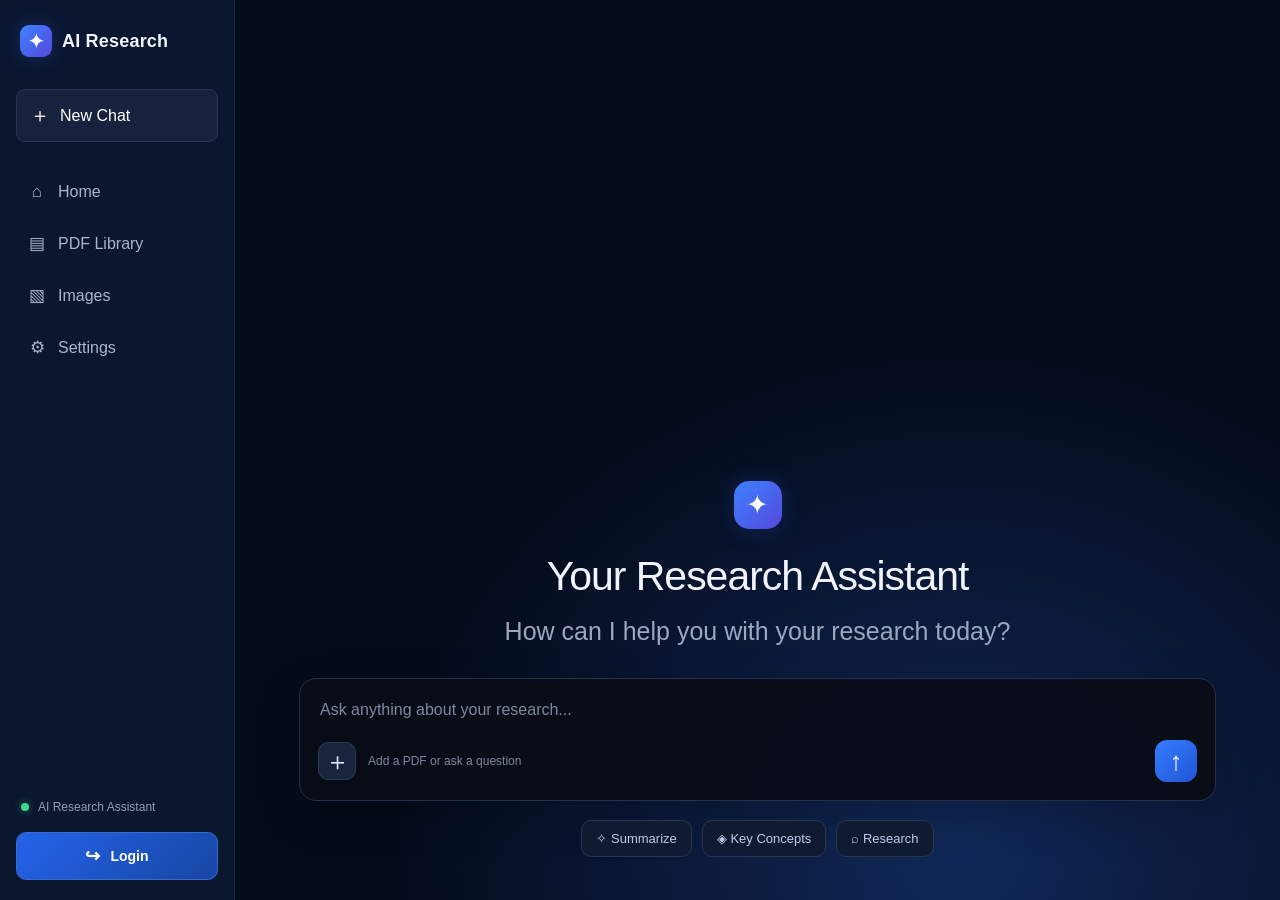
<file: src/frontend/index.html>
<!DOCTYPE html>
<html lang="en">
<head>
    <meta charset="UTF-8">
    <meta name="viewport" content="width=device-width, initial-scale=1.0">
    <title>AI Research Agent</title>
    <link rel="stylesheet" href="style.css">
</head>
<body>
    <div class="app-layout">

        <!-- Sidebar -->
        <aside class="sidebar">
            <div class="brand">
                <div class="brand-icon">✦</div>
                <span>AI Research</span>
            </div>

            <button id="new-chat-btn" class="new-chat-btn">
                <span>＋</span> New Chat
            </button>

            <nav class="sidebar-nav">
                <button class="nav-item active" data-section="chat-section">
                    <span>⌂</span> Home
                </button>

                <button id="pdf-library-btn" class="nav-item"
                        data-section="pdf-section">
                    <span>▤</span> PDF Library
                </button>

                <button id="images-btn" class="nav-item"
                        data-section="images-section">
                    <span>▧</span> Images
                </button>

                <button id="settings-btn" class="nav-item"
                        data-section="settings-section">
                    <span>⚙</span> Settings
                </button>
            </nav>

            <div class="sidebar-bottom">
                <div class="status-indicator"></div>
                <span>AI Research Assistant</span>
            </div>

            <div class="account-actions">
                <button id="login-btn" class="login-button">
                    <span>↪</span> Login
                </button>
            </div>
        </aside>

        <!-- Main content -->
        <main class="main-content">

            <!-- Chat -->
            <section id="chat-section" class="chat-section">

                <div class="welcome-area" id="welcome-area">
                    <div class="welcome-icon">✦</div>
                    <h1>Your Research Assistant</h1>
                    <p>How can I help you with your research today?</p>
                </div>

                <div id="chat-messages" class="chat-messages"></div>

                <!-- Message composer -->
                <div class="composer-area">
                    <form id="chat-form" class="composer">

                        <!-- Selected PDF appears inside the composer -->
                        <div id="selected-pdf" class="selected-pdf"></div>

                        <!-- Question input -->
                        <input
                            type="text"
                            id="question-input"
                            placeholder="Ask anything about your research..."
                            autocomplete="off"
                            required
                        >

                        <!-- Composer toolbar -->
                        <div class="composer-toolbar">
                            <div class="composer-actions">
                                <button
                                    type="button"
                                    id="add-pdf-btn"
                                    class="icon-button"
                                    title="Add PDF"
                                    aria-label="Add PDF"
                                >＋</button>

                                <span class="composer-hint">
                                    Add a PDF or ask a question
                                </span>
                            </div>

                            <button
                                type="submit"
                                class="send-button"
                                aria-label="Send question"
                            >↑</button>
                        </div>

                        <!-- PDF file picker -->
                        <input
                            type="file"
                            id="chat-pdf-upload"
                            accept=".pdf,application/pdf"
                            hidden
                        >
                    </form>

                    <!-- Suggested prompts -->
                    <div class="suggestion-chips">
                        <button
                            type="button"
                            class="suggestion-chip"
                            data-question="Summarize my PDF"
                        >✧ Summarize</button>

                        <button
                            type="button"
                            class="suggestion-chip"
                            data-question="Explain the key concepts in my PDF"
                        >◈ Key Concepts</button>

                        <button
                            type="button"
                            class="suggestion-chip"
                            data-question="Find important information in my PDF"
                        >⌕ Research</button>
                    </div>
                </div>
            </section>

            <!-- PDF Library -->
            <section id="pdf-section" class="content-section" hidden>
                <div class="page-heading">
                    <h1>PDF Library</h1>
                    <p>Upload documents to use in your research.</p>
                </div>

                <div class="upload-box">
                    <label for="pdf-upload" class="upload-button">
                        ＋ Choose PDF File
                    </label>

                    <input
                        type="file"
                        id="pdf-upload"
                        accept=".pdf,application/pdf"
                        hidden
                    >

                    <p class="upload-help">
                        Select a PDF to add it to your research library.
                    </p>
                </div>

                <div id="pdf-list"></div>
            </section>

            <!-- Images -->
            <section id="images-section" class="content-section" hidden>
                <div class="page-heading">
                    <h1>Images</h1>
                    <p>Upload and preview research images.</p>
                </div>

                <input
                    type="file"
                    id="image-upload"
                    accept="image/*"
                    multiple
                >

                <div id="image-list"></div>
            </section>

            <!-- Settings -->
            <section id="settings-section" class="content-section" hidden>
                <div class="page-heading">
                    <h1>Settings</h1>
                    <p>Manage your application preferences.</p>
                </div>

                <button id="logout-btn">Logout</button>
            </section>

        </main>
    </div>

    <script src="script.js"></script>
</body>
</html>
</file>
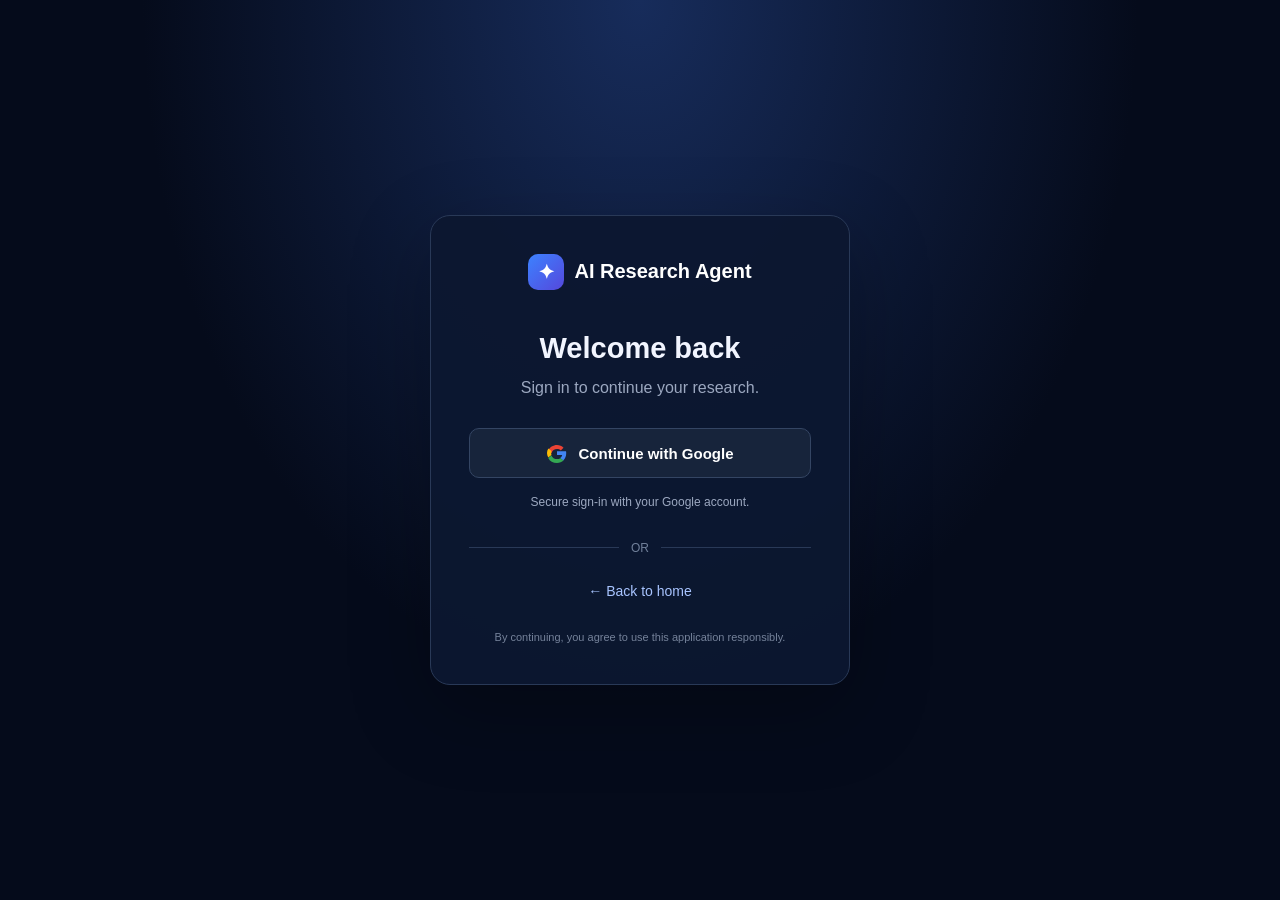
<file: src/frontend/login.html>
<!DOCTYPE html>
<html lang="en">
<head>
    <meta charset="UTF-8">
    <meta name="viewport" content="width=device-width, initial-scale=1.0">
    <title>Login | AI Research Agent</title>
    <link rel="stylesheet" href="style.css">
</head>
<body class="login-page">

    <main class="login-card">
        <a href="index.html" class="login-brand">
            <span class="login-brand-icon">✦</span>
            AI Research Agent
        </a>

        <div class="login-heading">
            <h1>Welcome back</h1>
            <p>Sign in to continue your research.</p>
        </div>

        <button id="google-login-btn" class="google-login-btn">
            <svg width="20" height="20" viewBox="0 0 48 48"
                 aria-hidden="true">
                <path fill="#EA4335"
                    d="M24 9.5c3.5 0 6.6 1.2 9 3.5l6.7-6.7C35.6 2.4 30.3 0 24 0 14.6 0 6.5 5.4 3 13.2l7.8 6.1C12.7 13.1 17.9 9.5 24 9.5z"
                    transform="translate(0 5)"/>
                <path fill="#4285F4"
                    d="M46.1 24.5c0-1.5-.1-3-.4-4.5H24v9h12.4c-.6 3-2.3 5.5-4.9 7.2l7.5 5.8c4.5-4.2 7.1-10.3 7.1-17.5z"/>
                <path fill="#FBBC05"
                    d="M10.8 28.7c-.5-1.4-.8-3-.8-4.7s.3-3.3.8-4.7L3 13.2C1.1 16.6 0 20.2 0 24s1.1 7.4 3 10.8l7.8-6.1z"
                    transform="translate(0 0)"/>
                <path fill="#34A853"
                    d="M24 48c6.3 0 11.6-2.1 15.5-5.9L32 36.3c-2.1 1.4-4.8 2.2-8 2.2-6.1 0-11.3-3.6-13.2-8.8L3 35.8C6.5 43.6 14.6 48 24 48z"/>
            </svg>
            Continue with Google
        </button>

        <p id="login-message" class="login-message">
            Secure sign-in with your Google account.
        </p>

        <div class="login-divider">
            <span>OR</span>
        </div>

        <a href="index.html" class="back-home">← Back to home</a>

        <p class="login-footer">
            By continuing, you agree to use this application responsibly.
        </p>
    </main>

    
    <script src="https://accounts.google.com/gsi/client" defer></script>
    <script src="login.js" defer></script>
    </body>
    </html>

</body>
</html>
</file>
<file: src/frontend/style.css>
/* =========================
   Global
========================= */
* {
    margin: 0;
    padding: 0;
    box-sizing: border-box;
}

:root {
    --bg: #050b1b;
    --sidebar: #0c1730;
    --panel: #0b1429;
    --input: #090d17;
    --border: #202c45;
    --text: #f2f5ff;
    --muted: #929db5;
    --blue: #2463eb;
    --blue-hover: #3475ff;
}

body {
    min-height: 100vh;
    font-family: Arial, sans-serif;
    background: var(--bg);
    color: var(--text);
}

button,
input {
    font: inherit;
}

button {
    cursor: pointer;
}

button:focus-visible,
input:focus-visible {
    outline: 2px solid #568bff;
    outline-offset: 3px;
}

[hidden] {
    display: none !important;
}

/* =========================
   App layout
========================= */
.app-layout {
    display: flex;
    min-height: 100vh;
    background:
        radial-gradient(ellipse at 75% 95%, #102858 0%, transparent 42%),
        var(--bg);
}

/* =========================
   Sidebar
========================= */
.sidebar {
    width: 235px;
    min-width: 235px;
    min-height: 100vh;
    display: flex;
    flex-direction: column;
    padding: 25px 16px 20px;
    background: rgba(12, 23, 48, 0.96);
    border-right: 1px solid #1b2944;
}

.brand {
    display: flex;
    align-items: center;
    gap: 10px;
    margin: 0 4px 32px;
    font-size: 18px;
    font-weight: 600;
    letter-spacing: 0.2px;
}

.brand-icon,
.welcome-icon {
    display: grid;
    place-items: center;
    color: #ffffff;
    background: linear-gradient(135deg, #3c82ff, #5548dc);
    box-shadow: 0 0 22px #2463eb40;
}

.brand-icon {
    width: 32px;
    height: 32px;
    border-radius: 9px;
    font-size: 19px;
}

.new-chat-btn {
    display: flex;
    align-items: center;
    gap: 10px;
    width: 100%;
    padding: 12px 13px;
    margin-bottom: 28px;
    color: #ffffff;
    background: #17233c;
    border: 1px solid #293651;
    border-radius: 9px;
    text-align: left;
    transition: background 0.2s ease;
}

.new-chat-btn span {
    font-size: 20px;
}

.new-chat-btn:hover {
    background: #223251;
}

.sidebar-nav {
    display: flex;
    flex-direction: column;
    gap: 7px;
}

.nav-item {
    display: flex;
    align-items: center;
    gap: 12px;
    width: 100%;
    padding: 12px;
    border: 0;
    border-radius: 8px;
    color: #aab6ce;
    background: transparent;
    text-align: left;
    transition: background 0.2s ease, color 0.2s ease;
}

.nav-item span {
    width: 18px;
    text-align: center;
    font-size: 17px;
}

.nav-item:hover {
    color: #ffffff;
    background: #172642;
}

.nav-item.active {
    color: #ffffff;
    background: linear-gradient(90deg, #164dc4, #173d91);
}

.sidebar-bottom {
    display: flex;
    align-items: center;
    gap: 9px;
    margin-top: auto;
    padding: 15px 5px 0;
    color: var(--muted);
    font-size: 12px;
}

.status-indicator {
    width: 8px;
    height: 8px;
    flex-shrink: 0;
    background: #39d98a;
    border-radius: 50%;
    box-shadow: 0 0 9px #39d98a80;
}

/* =========================
   Main content
========================= */
.main-content {
    flex: 1;
    min-width: 0;
    padding: 35px clamp(20px, 5vw, 75px);
}

.chat-section {
    display: flex;
    flex-direction: column;
    min-height: calc(100vh - 70px);
    max-width: 1100px;
    margin: 0 auto;
}

/* =========================
   Welcome heading
========================= */
.welcome-area {
    text-align: center;
    margin: auto auto 28px;
    padding-top: 30px;
    width: 100%;
}

.welcome-icon {
    width: 48px;
    height: 48px;
    margin: 0 auto 22px;
    border-radius: 15px;
    font-size: 27px;
}

.welcome-area h1 {
    font-size: clamp(28px, 3.2vw, 43px);
    line-height: 1.25;
    font-weight: 500;
    letter-spacing: -1px;
    margin-bottom: 10px;
}

.welcome-area p {
    color: #9ca8c0;
    font-size: clamp(17px, 2vw, 25px);
    line-height: 1.5;
}

/* =========================
   Chat messages
========================= */
.chat-messages {
    display: flex;
    flex-direction: column;
    flex: 1;
    width: 100%;
    min-height: 0;
    max-height: 55vh;
    overflow-y: auto;
    overflow-x: hidden;
    padding: 10px 12px 15px 0;
    margin-bottom: 18px;
    background: transparent;
    border: none;
    scrollbar-width: thin;
    scrollbar-color: #354564 transparent;
}

.chat-messages:empty {
    display: none;
}

.chat-messages::-webkit-scrollbar {
    width: 7px;
}

.chat-messages::-webkit-scrollbar-track {
    background: transparent;
}

.chat-messages::-webkit-scrollbar-thumb {
    background: #354564;
    border-radius: 10px;
}

.user-message,
.assistant-message {
    display: block;
    width: fit-content;
    max-width: 90%;
    margin: 12px 0;
    padding: 14px 17px;
    color: var(--text);
    border-radius: 14px;
    white-space: pre-wrap;
    overflow-wrap: anywhere;
    line-height: 1.7;
}

.user-message {
    align-self: flex-end;
    margin-left: auto;
    background: #1b4fc2;
    border: 1px solid #3169d8;
}

.assistant-message {
    align-self: flex-start;
    margin-right: auto;
    background: #101b32;
    border: 1px solid #263652;
}

/* =========================
   Composer
========================= */
.composer-area {
    width: 100%;
    margin-top: 0;
}

.composer {
    display: flex;
    flex-direction: column;
    gap: 17px;
    width: 100%;
    padding: 18px;
    background: rgba(9, 13, 23, 0.96);
    border: 1px solid #25314b;
    border-radius: 17px;
    box-shadow: 0 15px 45px #00000030;
    transition: border-color 0.2s ease;
}

.composer:focus-within {
    border-color: #385b9d;
}

#question-input {
    width: 100%;
    min-width: 0;
    padding: 4px 2px;
    color: #ffffff;
    background: transparent;
    border: none;
    outline: none;
    font-size: 16px;
}

#question-input::placeholder {
    color: #7e899f;
}

#question-input:focus-visible {
    outline: none;
}

.composer-toolbar {
    display: flex;
    align-items: center;
    justify-content: space-between;
    gap: 12px;
}

.composer-actions {
    display: flex;
    align-items: center;
    gap: 12px;
    min-width: 0;
}

.composer-hint {
    color: #7e899f;
    font-size: 12px;
}

.icon-button {
    display: grid;
    place-items: center;
    width: 38px;
    height: 38px;
    flex-shrink: 0;
    padding: 0;
    color: #dce7ff;
    background: #18253d;
    border: 1px solid #2c3b58;
    border-radius: 10px;
    font-size: 25px;
    line-height: 1;
    transition: background 0.2s ease;
}

.icon-button:hover {
    background: #263958;
}

.send-button {
    display: grid;
    place-items: center;
    width: 42px;
    height: 42px;
    flex-shrink: 0;
    padding: 0;
    color: #ffffff;
    background: linear-gradient(135deg, #347dff, #2155d6);
    border: none;
    border-radius: 12px;
    font-size: 26px;
    transition: filter 0.2s ease;
}

.send-button:hover {
    background: linear-gradient(135deg, #4b8cff, #2d66eb);
}

.send-button:disabled {
    opacity: 0.55;
    cursor: not-allowed;
}

#selected-pdf {
    margin: 10px 4px;
    color: #a8b8d4;
    font-size: 13px;
    overflow-wrap: anywhere;
}

/* =========================
   Suggestion chips
========================= */
.suggestion-chips {
    display: flex;
    justify-content: center;
    flex-wrap: wrap;
    gap: 10px;
    margin: 19px 0 8px;
}

.suggestion-chip {
    padding: 10px 14px;
    color: #bfcbea;
    background: #101b32;
    border: 1px solid #273752;
    border-radius: 10px;
    font-size: 13px;
    transition: background 0.2s ease, border-color 0.2s ease;
}

.suggestion-chip:hover {
    color: #ffffff;
    background: #1b2b49;
    border-color: #3d5e98;
}

/* =========================
   Other sections
========================= */
.content-section {
    width: 100%;
    max-width: 1000px;
    margin: 0 auto;
}

.page-heading {
    margin: 15px 0 28px;
}

.page-heading h1 {
    margin-bottom: 12px;
    font-size: 30px;
}

.page-heading p {
    color: var(--muted);
    line-height: 1.6;
}

.upload-box {
    margin-top: 24px;
    padding: 35px 20px;
    background: #0b1429;
    border: 1px dashed #344563;
    border-radius: 15px;
    text-align: center;
}

.upload-button {
    display: inline-block;
    padding: 13px 22px;
    color: #ffffff;
    background: var(--blue);
    border-radius: 9px;
    cursor: pointer;
    font-size: 14px;
    font-weight: 600;
    transition: background 0.2s ease;
}

.upload-button:hover {
    background: var(--blue-hover);
}

.upload-help {
    margin-top: 14px;
    color: var(--muted);
    font-size: 14px;
    line-height: 1.6;
}

#pdf-list,
#image-list {
    display: grid;
    grid-template-columns: repeat(auto-fit, minmax(180px, 1fr));
    gap: 16px;
    margin-top: 20px;
}

.file-card {
    padding: 16px;
    color: var(--text);
    background: #0d172b;
    border: 1px solid #263550;
    border-radius: 12px;
    overflow-wrap: anywhere;
}

.file-card p + p {
    margin-top: 8px;
}

.file-card img {
    width: 100%;
    max-height: 220px;
    margin-bottom: 10px;
    object-fit: contain;
}

#images-section input[type="file"] {
    display: block;
    width: 100%;
    margin: 16px 0;
    padding: 12px;
    color: #ffffff;
    background: #0b1429;
    border: 1px dashed #344563;
    border-radius: 9px;
}

#logout-btn {
    padding: 11px 18px;
    color: #ffffff;
    background: #244f9d;
    border: 0;
    border-radius: 8px;
}

/* =========================
   Responsive layout
========================= */
@media (max-width: 800px) {
    .sidebar {
        width: 190px;
        min-width: 190px;
        padding: 22px 12px;
    }

    .brand {
        font-size: 16px;
    }

    .main-content {
        padding: 25px 22px;
    }

    .chat-section {
        min-height: calc(100vh - 50px);
    }

    .welcome-area {
        padding-top: 45px;
    }
}

@media (max-width: 600px) {
    .app-layout {
        flex-direction: column;
    }

    .sidebar {
        width: 100%;
        min-width: 0;
        min-height: auto;
        padding: 14px;
        border-right: none;
        border-bottom: 1px solid #1b2944;
    }

    .brand {
        margin: 0 0 14px;
    }

    .new-chat-btn {
        width: auto;
        align-self: flex-start;
        margin-bottom: 14px;
    }

    .sidebar-nav {
        flex-direction: row;
        flex-wrap: wrap;
        gap: 6px;
    }

    .nav-item {
        width: auto;
        flex: 1 1 auto;
        justify-content: center;
        padding: 10px 8px;
        font-size: 12px;
    }

    .nav-item span {
        width: auto;
    }

    .sidebar-bottom {
        display: none;
    }

    .main-content {
        padding: 22px 15px;
    }

    .chat-section {
        min-height: calc(100vh - 200px);
    }

    .welcome-area {
        margin-top: auto;
        padding-top: 30px;
    }

    .welcome-area h1 {
        font-size: 28px;
        letter-spacing: -0.5px;
    }

    .welcome-area p {
        font-size: 17px;
    }

    .chat-messages {
        max-height: 45vh;
    }

    .composer {
        padding: 14px;
        gap: 15px;
    }

    .composer-hint {
        font-size: 11px;
    }

    .suggestion-chips {
        gap: 8px;
    }

    .suggestion-chip {
        padding: 9px 10px;
        font-size: 12px;
    }

    .upload-box {
        padding: 25px 15px;
    }
}

/* Login button */
.account-actions {
    margin-top: 18px;
}

.login-button {
    display: flex;
    align-items: center;
    justify-content: center;
    gap: 10px;
    width: 100%;
    padding: 12px 16px;
    color: #ffffff;
    background: linear-gradient(135deg, #2463eb, #1746a2);
    border: 1px solid #376bd0;
    border-radius: 10px;
    font-size: 14px;
    font-weight: 600;
    transition: background 0.2s ease, transform 0.2s ease;
}

.login-button span {
    font-size: 18px;
}

.login-button:hover {
    background: linear-gradient(135deg, #3475ff, #2055bd);
    transform: translateY(-1px);
}

.login-button:active {
    transform: translateY(0);
}

/* Keep login accessible on mobile */
@media (max-width: 600px) {
    .account-actions {
        margin-top: 14px;
    }

    .login-button {
        width: 100%;
    }
}

/* =========================
   Login page
========================= */
.login-page {
    display: grid;
    place-items: center;
    min-height: 100vh;
    padding: 24px;
    background:
        radial-gradient(ellipse at 50% 0%, #172c5b 0%, transparent 55%),
        #050b1b;
}

.login-card {
    width: 100%;
    max-width: 420px;
    padding: 38px;
    background: rgba(12, 23, 48, 0.96);
    border: 1px solid #293957;
    border-radius: 20px;
    box-shadow: 0 25px 80px #00000045;
}

.login-brand {
    display: flex;
    align-items: center;
    justify-content: center;
    gap: 10px;
    margin-bottom: 42px;
    color: #ffffff;
    text-decoration: none;
    font-size: 20px;
    font-weight: 600;
}

.login-brand-icon {
    display: grid;
    place-items: center;
    width: 36px;
    height: 36px;
    color: white;
    background: linear-gradient(135deg, #3c82ff, #5548dc);
    border-radius: 10px;
}

.login-heading {
    text-align: center;
    margin-bottom: 28px;
}

.login-heading h1 {
    font-size: 29px;
    margin-bottom: 10px;
}

.login-heading p {
    color: #9ca8c0;
    line-height: 1.6;
}

.google-login-btn {
    display: flex;
    align-items: center;
    justify-content: center;
    gap: 12px;
    width: 100%;
    min-height: 50px;
    padding: 12px 16px;
    color: #ffffff;
    background: #17243b;
    border: 1px solid #344563;
    border-radius: 10px;
    font-size: 15px;
    font-weight: 600;
}

.google-login-btn:hover {
    background: #223553;
}

.login-message {
    margin-top: 15px;
    color: #9ca8c0;
    text-align: center;
    font-size: 12px;
    line-height: 1.6;
}

.login-divider {
    display: flex;
    align-items: center;
    gap: 12px;
    margin: 28px 0;
    color: #71809a;
    font-size: 12px;
}

.login-divider::before,
.login-divider::after {
    content: "";
    flex: 1;
    height: 1px;
    background: #293957;
}

.back-home {
    display: block;
    color: #a8c4ff;
    text-align: center;
    text-decoration: none;
    font-size: 14px;
}

.back-home:hover {
    color: #ffffff;
}

.login-footer {
    margin-top: 30px;
    color: #75829a;
    text-align: center;
    font-size: 11px;
    line-height: 1.6;
}

@media (max-width: 480px) {
    .login-card {
        padding: 26px 20px;
    }
}

/* PDF attachment inside the chat composer */
.selected-pdf:empty {
    display: none;
}

.selected-pdf {
    padding: 12px 16px 0;
}

.selected-pdf-card {
    display: flex;
    align-items: center;
    gap: 12px;
    max-width: 360px;
    padding: 10px 12px;
    border: 1px solid var(--border-color, #dedee5);
    border-radius: 12px;
    background: var(--card-background, #f7f7fa);
}

.selected-pdf-icon {
    display: flex;
    align-items: center;
    justify-content: center;
    width: 38px;
    height: 42px;
    flex-shrink: 0;
    border-radius: 8px;
    background: #e8e9ff;
    color: #4f46e5;
    font-size: 22px;
}

.selected-pdf-details {
    display: flex;
    flex: 1;
    flex-direction: column;
    min-width: 0;
    gap: 4px;
}

.selected-pdf-name {
    overflow: hidden;
    font-size: 13px;
    font-weight: 600;
    text-overflow: ellipsis;
    white-space: nowrap;
}

.selected-pdf-size {
    color: #777783;
    font-size: 11px;
}

.remove-pdf-button {
    display: flex;
    align-items: center;
    justify-content: center;
    width: 28px;
    height: 28px;
    flex-shrink: 0;
    border: none;
    border-radius: 50%;
    background: transparent;
    color: #777783;
    font-size: 22px;
    cursor: pointer;
}

.remove-pdf-button:hover {
    background: #e8e8ee;
    color: #222;
}

.icon-button:disabled,
.send-button:disabled {
    opacity: 0.5;
    cursor: not-allowed;
}
</file>
